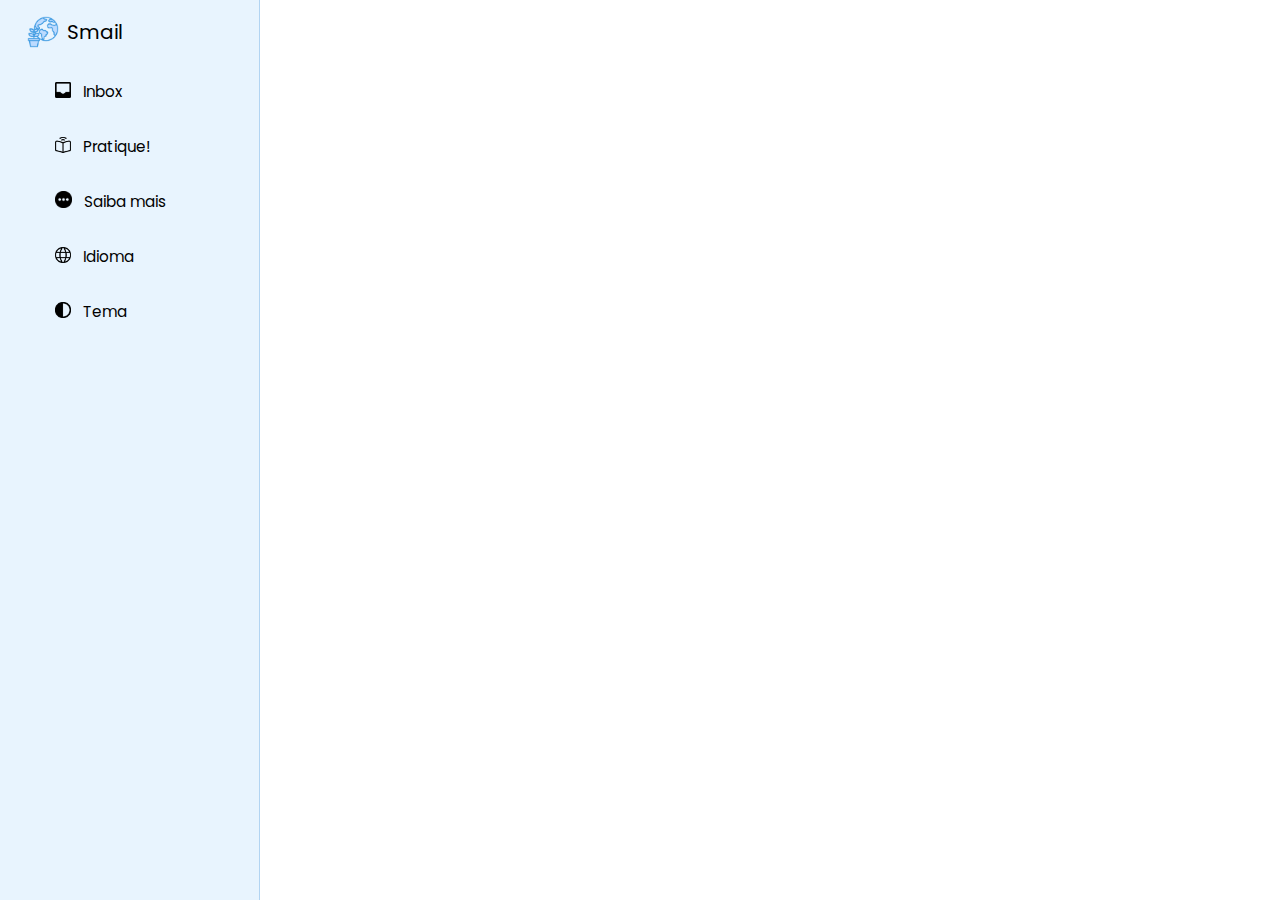
<file: pages/base.html>
<!DOCTYPE html>
<html lang="pt">

<head>
    <meta charset="UTF-8">
    <meta name="viewport" content="width=device-width, initial-scale=1">
    <title data-i18n="title">Desafio Identifique o Link!</title>
    <link rel="stylesheet" href="./css/style.css">
</head>

<body>
    <div class="app-container">
        <!-- Sidebar estilo Gmail -->
        <aside class="sidebar">
            <div class="logo">
                <img class="leaf" src="assets/leaf_icon.png" alt="">
                <span>Smail</span>
            </div>
            <nav class="menu">
                <a href="index.html">
                    <button class="menu-item active">
                        <span class="icon">
                            <img src="assets/inbox.png" alt="Inbox Icon" width="16" height="16">
                        </span>
                        <span class="item-menu" data-i18n="inbox">Inbox</span>
                    </button>
                </a>

                <a href="pratique.html">
                    <button class="menu-item">
                        <span class="icon">
                            <img src="assets/practice.png" alt="Pratique Icon" width="16" height="16">
                        </span>
                        <span class="item-menu" data-i18n="practice">Pratique!</span>
                    </button>
                </a>

                <a href="saiba.html">
                    <button class="menu-item">
                        <span class="icon">
                            <img src="assets/know_more.png" alt="Learn More Icon" width="17" height="17">
                        </span>
                        <span class="item-menu" data-i18n="learnMore">Saiba mais</span>
                    </button>
                </a>

                <button class="menu-item">
                    <span class="icon">
                        <img src="assets/language.png" alt="Idioma Icon" width="16" height="16">
                    </span>
                    <span class="item-menu" data-i18n="language">Idioma</span>
                </button>

                <button class="menu-item">
                    <span class="icon">
                        <img src="assets/dark_light_mode.png" alt="Tema Icon" width="16" height="16">
                    </span>
                    <span class="item-menu" data-i18n="theme">Tema</span>
                </button>
            </nav>
        </aside>

        
    </div>
    <script>
        function toggleSidebar() {
            const sidebar = document.querySelector('.sidebar');
            sidebar.classList.toggle('active');
        }
    </script>    
    <script src="./scripts/script.js"></script>
</body>
</html>
</file>
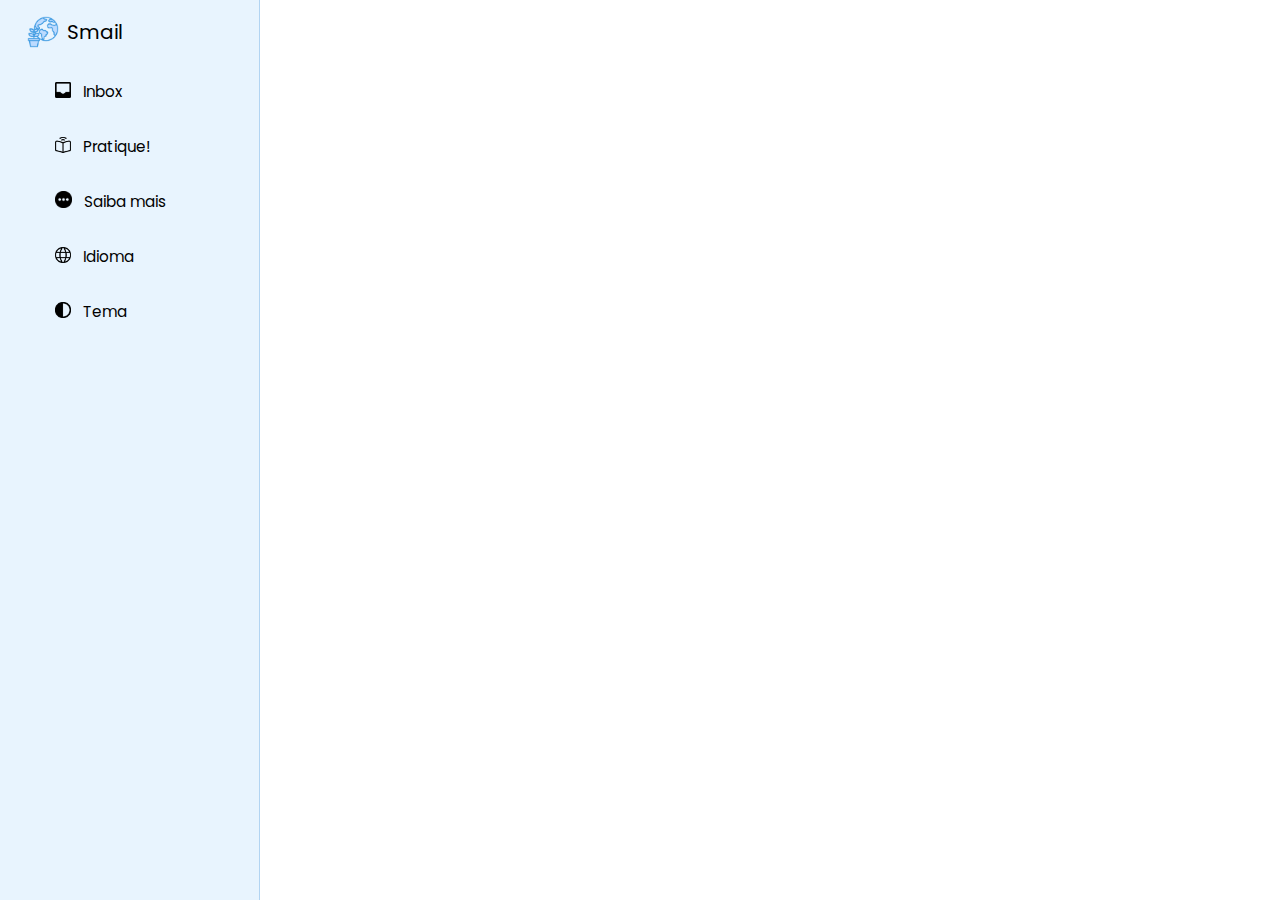
<file: pages/pratique.html>
<!DOCTYPE html>
<html lang="en">
<head>
    <meta charset="UTF-8">
    <meta name="viewport" content="width=device-width, initial-scale=1.0">
    <title>Smail | Quiz</title>
    <link rel="stylesheet" href="../sidebar.css">
</head>
<body>
    <div class="app-container">
        <!-- Sidebar estilo Gmail -->
        <aside class="sidebar">
            <div class="logo">
                <img class="leaf" src="../assets/leaf_icon.png" alt="">
                <span>Smail</span>
            </div>
            <nav class="menu">
                <button class="menu-item active">
                    <span class="icon">
                        <img src="../assets/inbox.png" alt="Inbox Icon" width="16" height="16">
                    </span>
                    <span class="item-menu" data-i18n="inbox">Inbox</span>
                </button>

                <a href="pratique.html">
                    <button class="menu-item">
                        <span class="icon">
                            <img src="../assets/practice.png" alt="Pratique Icon" width="16" height="16">
                        </span>
                        <span class="item-menu" data-i18n="practice">Pratique!</span>
                    </button>
                </a>

                <a href="saiba.html">
                    <button class="menu-item">
                        <span class="icon">
                            <img src="../assets/know_more.png" alt="Learn More Icon" width="17" height="17">
                        </span>
                        <span class="item-menu" data-i18n="learnMore">Saiba mais</span>
                    </button>
                </a>

                <button class="menu-item">
                    <span class="icon">
                        <img src="../assets/language.png" alt="Idioma Icon" width="16" height="16">
                    </span>
                    <span class="item-menu" data-i18n="language">Idioma</span>
                </button>

                <button class="menu-item">
                    <span class="icon">
                        <img src="../assets/dark_light_mode.png" alt="Tema Icon" width="16" height="16">
                    </span>
                    <span class="item-menu" data-i18n="theme">Tema</span>
                </button>
            </nav>
        </aside>
    </div>
</body>
</html>
</file>
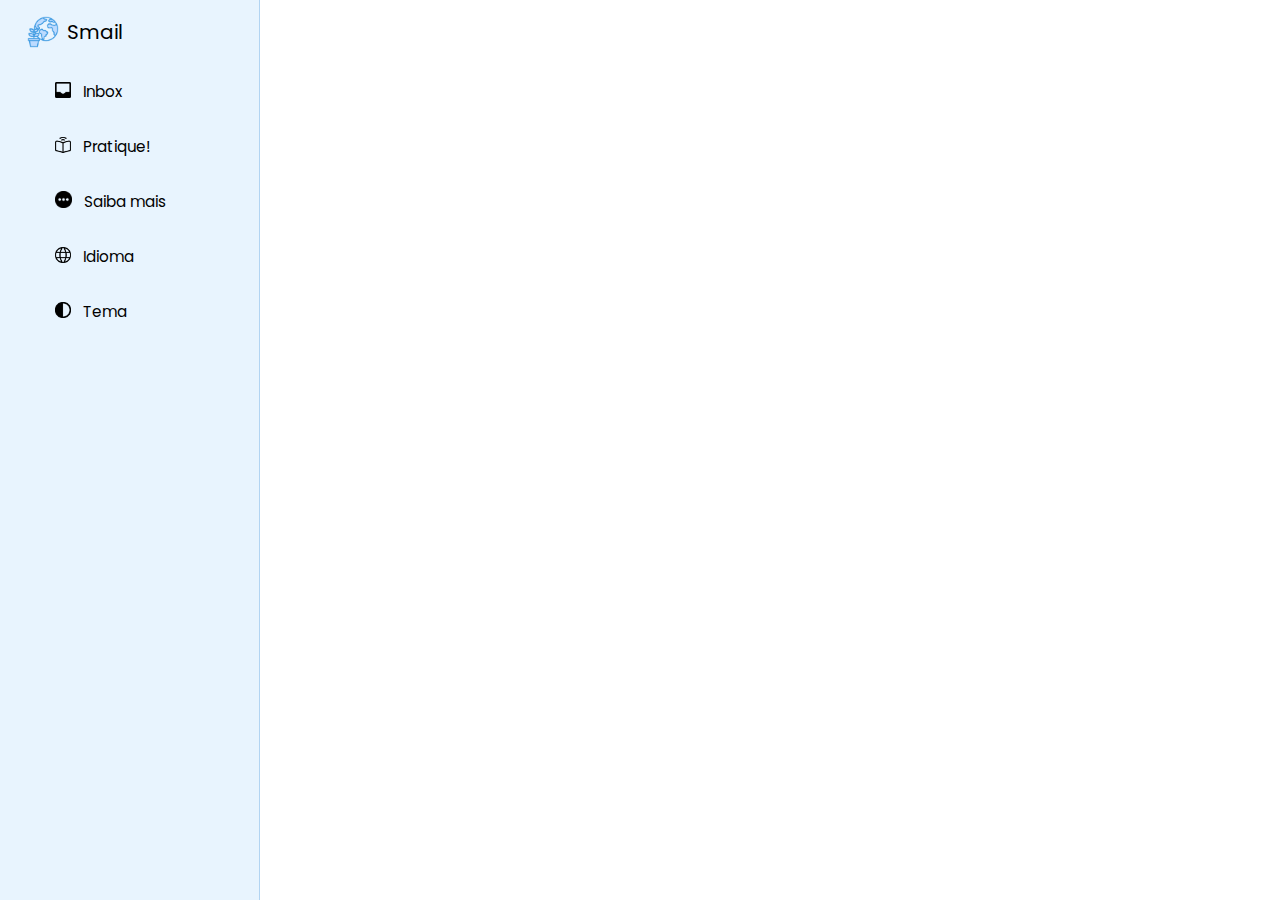
<file: pages/saiba.html>
<!DOCTYPE html>
<html lang="pt-br">

<head>
    <meta charset="UTF-8">
    <meta name="viewport" content="width=device-width, initial-scale=1">
    <title data-i18n="title">Smail | Saiba mais!</title>
    <link rel="stylesheet" href="./css/style.css">
</head>

<body>
    <div class="app-container">
        <button class="menu-toggle" onclick="document.querySelector('.sidebar').classList.toggle('open')">
            ☰
        </button>
        <!-- Sidebar estilo Gmail -->
        <aside class="sidebar">
            <div class="logo">
                <img class="leaf" src="assets/leaf_icon.png" alt="">
                <span>Smail</span>
            </div>
            <nav class="menu">
                <a href="index.html">
                    <button class="menu-item active">
                        <span class="icon">
                            <img src="assets/inbox.png" alt="Inbox Icon" width="16" height="16">
                        </span>
                        <span class="item-menu" data-i18n="inbox">Inbox</span>
                    </button>
                </a>

                <a href="pratique.html">
                    <button class="menu-item">
                        <span class="icon">
                            <img src="assets/practice.png" alt="Pratique Icon" width="16" height="16">
                        </span>
                        <span class="item-menu" data-i18n="practice">Pratique!</span>
                    </button>
                </a>

                <a href="saiba.html">
                    <button class="menu-item">
                        <span class="icon">
                            <img src="assets/know_more.png" alt="Learn More Icon" width="17" height="17">
                        </span>
                        <span class="item-menu" data-i18n="learnMore">Saiba mais</span>
                    </button>
                </a>

                <button class="menu-item">
                    <span class="icon">
                        <img src="assets/language.png" alt="Idioma Icon" width="16" height="16">
                    </span>
                    <span class="item-menu" data-i18n="language">Idioma</span>
                </button>

                <button class="menu-item">
                    <span class="icon">
                        <img src="assets/dark_light_mode.png" alt="Tema Icon" width="16" height="16">
                    </span>
                    <span class="item-menu" data-i18n="theme">Tema</span>
                </button>
            </nav>
        </aside>

        
    </div>
    <script>
        function toggleSidebar() {
            const sidebar = document.querySelector('.sidebar');
            sidebar.classList.toggle('active');
        }
    </script>    
    <script src="./scripts/script.js"></script>
</body>

</html>
</file>
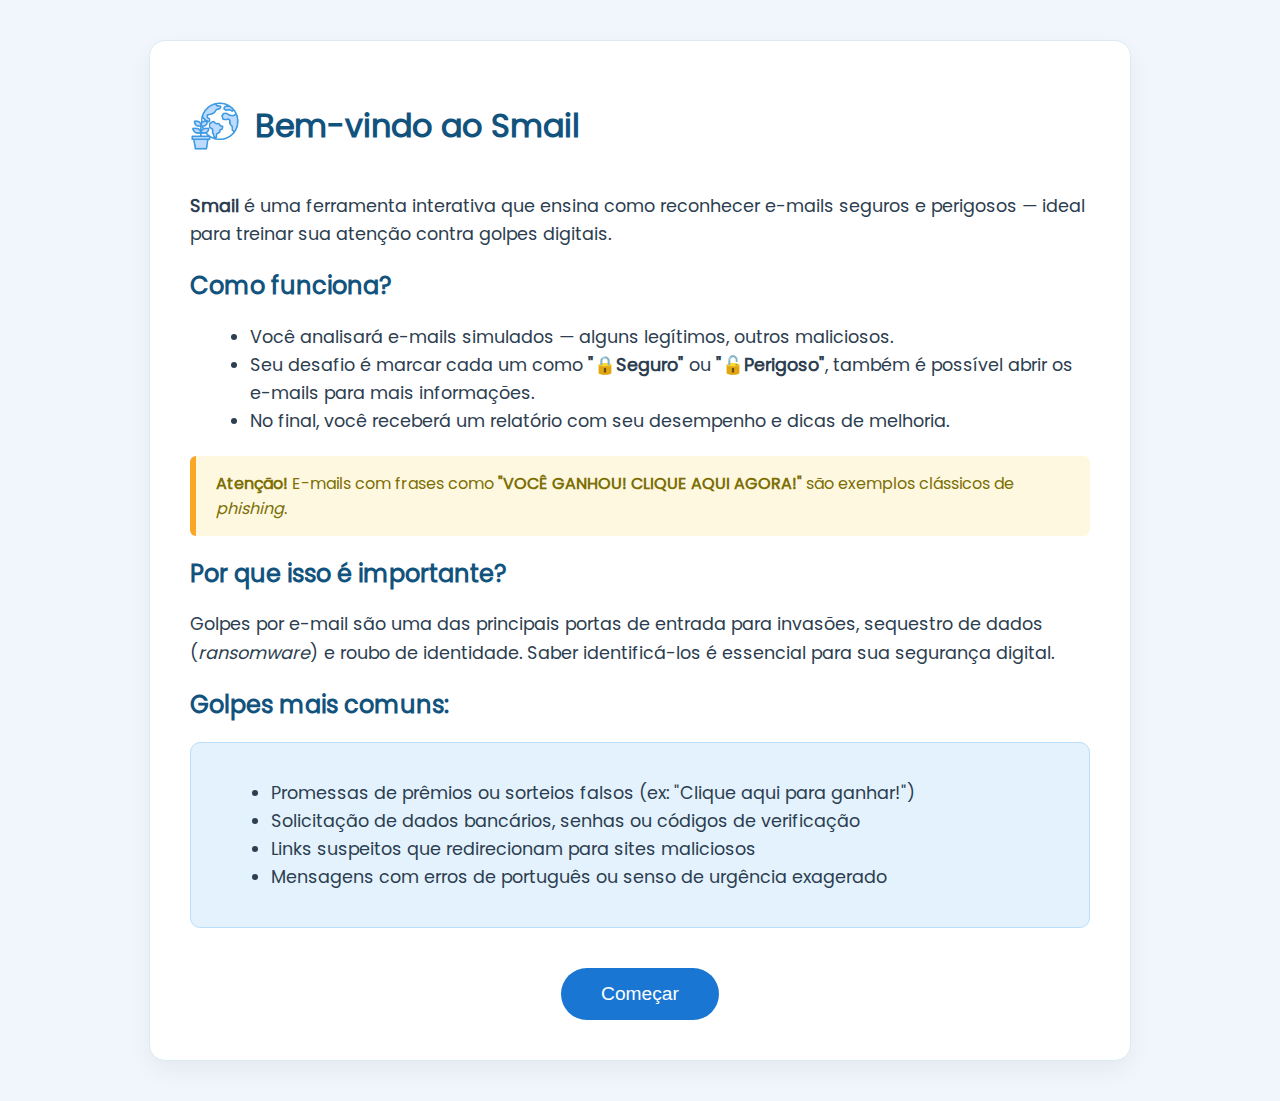
<file: pages/tutorial.html>
<!DOCTYPE html>
<html lang="pt-BR">

<head>
    <meta charset="UTF-8">
    <meta name="viewport" content="width=device-width, initial-scale=1.0">
    <title>Saiba Mais</title>
    <link rel="stylesheet" href="css/tutorial.css">
</head>

<body>
    <div class="container">
        <div class="header-logo">
            <img src="assets/leaf_icon.png" alt="Logo Smail">
            <h1>Bem-vindo ao Smail</h1>
        </div>

        <p><strong>Smail</strong> é uma ferramenta interativa que ensina como reconhecer e-mails seguros e perigosos — ideal para treinar sua atenção contra golpes digitais.</p>

        <h2>Como funciona?</h2>
        <ul>
            <li>Você analisará e-mails simulados — alguns legítimos, outros maliciosos.</li>
            <li>Seu desafio é marcar cada um como <strong>"🔒Seguro"</strong> ou <strong>"🔓Perigoso"</strong>, também é possível abrir os e-mails para mais informações.</li>
            <li>No final, você receberá um relatório com seu desempenho e dicas de melhoria.</li>
        </ul>

        <div class="alert">
            <strong>Atenção!</strong> E-mails com frases como <strong>"VOCÊ GANHOU! CLIQUE AQUI AGORA!"</strong> são exemplos clássicos de <em>phishing</em>.
        </div>

        <h2>Por que isso é importante?</h2>
        <p>Golpes por e-mail são uma das principais portas de entrada para invasões, sequestro de dados (<em>ransomware</em>) e roubo de identidade. Saber identificá-los é essencial para sua segurança digital.</p>

        <h2>Golpes mais comuns:</h2>
        <div class="examples">
            <ul>
                <li>Promessas de prêmios ou sorteios falsos (ex: "Clique aqui para ganhar!")</li>
                <li>Solicitação de dados bancários, senhas ou códigos de verificação</li>
                <li>Links suspeitos que redirecionam para sites maliciosos</li>
                <li>Mensagens com erros de português ou senso de urgência exagerado</li>
            </ul>
        </div>

        <div class="button-container">
            <a href="index.html">
                <button class="btn-start">Começar</button>
            </a>
        </div>
    </div>

    <script src="scripts/tutorial.js"></script>
</body>

</html>
</file>
<file: pages/css/style.css>
@font-face {
    font-family: 'Poppins';
    src: url(../assets/fonts/Poppins-Regular.ttf);
}

:root {
    --primary: #4CAF50;
    --light-bg: #FFFFFF;
    --white: #dcf0cd;
    --blue-line: #B2D4F2;
    --bar-back: #B2D4F2;
    --bar-fill: #0A79B8;
    --gray: #888888;
    --font-regular: 'Poppins', 'Arial', sans-serif;
}

* {
    box-sizing: border-box;
    margin: 0;
    padding: 0;
}

button {
    cursor: pointer;
}

body {
    font-family: var(--font-regular);
    background: var(--light-bg);
    color: #333;
}

.app-container {
    display: flex;
    height: 100vh;
    width: 100%;
    flex-direction: row;
}

/* Sidebar */
.sidebar {
    width: 260px;
    background: #E8F4FE;
    border-right: 1px solid var(--blue-line);
    display: flex;
    flex-direction: column;
}

.logo {
    display: flex;
    align-items: center;
    padding: 16px;
    gap: 8px;
}

.logo span {
    font-size: 1.25rem;
    color: #000;
}

.menu {
    display: flex;
    flex-direction: column;
}

.menu-item {
    background: none;
    border: none;
    padding: 16px 55px 16px;
    display: flex;
    align-items: center;
    gap: 12px;
    font-size: 0.95rem;
    transition: background 0.2s;
}

.item-menu {
    font-family: var(--font-regular);
}

.menu-item .icon {
    font-size: 1.25rem;
}

/* Main Content */
.main-content {
    flex: 1;
    display: flex;
    flex-direction: column;
}

.topbar {
    margin-bottom: 3px;
    padding: 32px;
    border-bottom: 1px solid var(--blue-line);
}

.topbar input[type="search"] {
    width: 100%;
    padding: 8px 12px;
    border: 1px solid var(--blue-line);
    border-radius: 16px;
    font-size: 1rem;
}

.email-list {
    flex: 1;
    overflow-y: auto;
    padding: 0 16px 16px;
}

.email-item {
    display: flex;
    align-items: center;
    justify-content: space-between;
    padding: 19px 8px;
    border-bottom: 1px solid var(--blue-line);
    flex-wrap: wrap;
}

.email-item .info {
    display: flex;
    flex-direction: column;
    /* empilha título e snippet */
    align-items: flex-start;
    gap: 4px;
}

.email-item .title {
    width: 335px;
    font-weight: bold;
    flex-shrink: 0;
    white-space: nowrap;
    overflow: hidden;
    text-overflow: ellipsis;
}

.email-item .info .title {
    font-weight: bold;
    margin-bottom: 4px;
}

.email-item .snippet {
    flex: 1;
    white-space: nowrap;
    overflow: hidden;
    text-overflow: ellipsis;
    color: #555;
}

.email-item .actions {
    display: flex;
    align-items: center;
    gap: 12px;
    flex-wrap: wrap;
    /* permite quebrar linha */
    margin-left: auto;
    max-width: 100%;
}

.email-item .actions button {
    background: none;
    border: none;
    font-size: 1.2rem;
}

.email-item .actions .green-btn {
    color: var(--primary);
}

.email-item .actions .red-btn {
    color: #F44336;
}

.email-item .time {
    font-size: 0.85rem;
    color: var(--gray);
    margin-left: 16px;
    min-width: 80px;
    text-align: right;
}

/* Footer / Carbon Meter */
.footer {
    padding: 16px;
    border-top: 1px solid var(--blue-line);
    display: flex;
    align-items: center;
    justify-content: space-between;
    flex-wrap: wrap;
}

.carbon-meter {
    display: flex;
    align-items: center;
    position: relative;
    height: 16px;
    width: 280px;
    margin-bottom: 0.5%;
    background: var(--bar-back);
    border-radius: 8px;
    overflow: hidden;
}

.meter-fill {
    background: var(--bar-fill);
    width: 0%;
    height: 100%;
    border-radius: 8px;
    transition: width 0.5s ease;
}

.leaf {
    width: 32px;
    height: 32px;
    margin-left: 5%;
}

.barra {
    flex-direction: row;
    display: flex;
    align-items: center;
    justify-content: end;
}

a {
    text-decoration: none;
}

/* Pop-up malicioso */
.popup {
    width: 200px;
    height: 200px;
    position: fixed;
    top: 50%;
    left: 50%;
    transform: translate(-20%, -20%);
    background-color: rgba(255, 0, 0, 0.8);
    z-index: 9999;
    text-align: center;
    animation: pulse 1s infinite;
}

.popup img {
    width: 100%;
    height: 100%;
    object-fit: cover;
}

@keyframes pulse {
    0% {
        transform: scale(1);
    }

    50% {
        transform: scale(1.08);
    }

    100% {
        transform: scale(1);
    }
}

.restart-button {
    display: flex;
    padding: 10px 55px;
    border-radius: 8px;
    border-width: 2px;
    border-color: #052E45;
    font-size: 14px;
    font-family: (var(--font-regular));
    z-index: 999;
}

.restart-button:hover {
    background-color: #c6e6fe;
}

.email-detail {
    background: #fff;
    padding: 20px;
    margin-top: 20px;
    border: 1px solid #ccc;
    border-radius: 8px;
}

.email-detail .close-btn {
    float: right;
    font-weight: bold;
    background: none;
    border: none;
    font-size: 18px;
}

.opts-quiz {
    margin-top: 10px;
    display: flex;
    flex-direction: column;
}

.modal-content>button,
.actions>button,
.opts-quiz>button {
    margin-top: 5px;
    margin-bottom: 5px;

    padding: 5px;

    border-width: 1px;
    border-color: #052E45;
    border-radius: 8px;

    font-size: 14px;
    font-family: var(--font-regular);
}

.opts-quiz>button:hover {
    background-color: #c6e6fe;
}

.menu-toggle {
    display: none;
    position: fixed;
    top: 12px;
    left: 12px;
    z-index: 1100;
    background: #87c3e5;
    color: white;
    border: none;
    padding: 6px 10px;
    border-radius: 6px;
    font-size: 18px;
    cursor: pointer;
}


/* Responsividade */
@media (max-width: 768px) {
    .app-container {
        flex-direction: column;
    }

    .menu-item {
        padding: 12px 20px;
    }

    .main-content {
        padding: 0 10px;
    }

    .email-item {
        flex-direction: column;
        align-items: flex-start;
    }

    .email-item .title {
        width: 100%;
    }

    .email-item .time {
        margin-left: 0;
        text-align: left;
        margin-top: 8px;
    }

    .popup {
        width: 150px;
        height: 150px;
    }

    .footer {
        flex-direction: column;
        gap: 12px;
    }
}

@media (max-width: 768px) {
    .email-item {
        flex-direction: column;
        align-items: flex-start;
    }

    .email-item .info {
        flex-direction: column;
        align-items: flex-start;
        width: 100%;
    }

    .email-item .title {
        width: 100%;
    }

    .email-item .snippet {
        width: 100%;
    }

    .email-item .actions {
        margin: 0;
        flex-wrap: wrap;
        justify-content: flex-start;
        gap: 8px;
    }

    .email-item .time {
        margin: 0;
        margin-left: auto;
    }

    /* envolve ações e hora num contêiner para alinhar lado a lado */
    .email-item .bottom-row {
        display: flex;
        justify-content: space-between;
        align-items: center;
        width: 100%;
        margin-top: 8px;
    }

    .topbar input[type="search"] {
        display: none;
    }

    .app-container {
        flex-direction: column;
    }

    .sidebar {
        position: fixed;
        top: 0;
        left: 0;
        width: 220px;
        height: 100vh;
        transform: translateX(-100%);
        transition: transform 0.3s ease;
        z-index: 1000;
    }

    .sidebar.open {
        transform: translateX(0);
    }

    .sidebar .logo {
        display: flex;
        align-items: center;
        justify-content: center;
        gap: 10px;
        font-size: 1.4rem;
    }

    .sidebar .logo img {
        width: 36px;
        height: 36px;
    }

    .menu-toggle {
        display: block;
    }
}

.modal-content>button:hover,
.actions>button:hover,
.opts-quiz>button:hover {
    background-color: #c6e6fe;
}

.email-detail {
    padding: 24px;
    font-family: Arial, sans-serif;
    max-width: 800px;
    margin: auto;
}

.email-header {
    display: flex;
    align-items: center;
    justify-content: space-between;
}

.back-icon {
    font-size: 18px;
    margin-right: 10px;
    cursor: pointer;
}

.email-info {
    flex-grow: 1;
}

.email-info strong {
    display: block;
    /* // font-size: 16px; */
    color: #000;
}

.email-from {
    color: #555;
    /* // font-size: 14px; */
}

.email-time {
    font-size: 14px;
    color: #666;
    margin-right: 2%;
}

hr {
    border: none;
    border-top: 1px solid #bcd9f5;
    margin: 16px 0;
}

.email-body {
    margin-left: 33px;
    margin-right: 8%;
    /* // font-size: 14px; */
    color: #222;
    line-height: 1.6;
    margin-bottom: 20px;
}

.email-actions {
    display: flex;
    gap: 20px;
}

.email-actions button {
    display: flex;
    align-items: center;
    gap: 8px;
    border: none;
    padding: 8px 14px;
    border-radius: 5px;
    font-size: 14px;
    cursor: pointer;
}

.btn-yes {
    /* // background-color: #4CAF50; */
    color: black;
}

.btn-no {
    /* // background-color: #F44336; */
    color: black;
}

.back-icon {
    width: 24px;
    height: 24px;
    margin-right: 10px;
    cursor: pointer;
    object-fit: contain;
    /* garante que a imagem mantenha proporção */
    display: inline-block;
    vertical-align: middle;
}

.modal {
    position: fixed;
    top: 0;
    left: 0;
    right: 0;
    bottom: 0;
    background: rgba(0, 0, 0, 0.5);
    display: flex;
    justify-content: center;
    align-items: center;
    z-index: 1000;
    /* para ficar acima de tudo */
}

.modal .modal-content {
    background: #fff;
    padding: 20px;
    border-radius: 8px;
    max-width: 90%;
    box-shadow: 0 4px 12px rgba(0, 0, 0, 0.15);
}

.menu-item .item-menu {
    display: inline-block;
}
</file>
<file: sidebar.css>
@font-face {
    font-family: 'Poppins';
    src: url(assets/fonts/Poppins-Regular.ttf);
}

:root {
    --primary: #4CAF50;
    --light-bg: #FFFFFF;
    --white: #dcf0cd;
    --blue-line: #B2D4F2;
    --bar-back: #B2D4F2;
    --bar-fill: #0A79B8;
    --gray: #888888;
    --font-regular: 'Poppins', 'Arial', sans-serif;
}

* {
    box-sizing: border-box;
    margin: 0;
    padding: 0;
}

body {
    font-family: var(--font-regular);
    background: var(--light-bg);
    color: #333;
}

.app-container {
    display: flex;
    height: 100vh;
}

/* Sidebar */
.sidebar {
    width: 260px;
    background: #E8F4FE;
    border-right: 1px solid var(--blue-line);
    display: flex;
    flex-direction: column;
}

.logo {
    display: flex;
    align-items: center;
    padding: 16px;
    gap: 8px;
}

.logo span {
    font-size: 1.25rem;
    /* font-weight: bold; */
    color: #000;
}

.menu {
    display: flex;
    flex-direction: column;
}

.menu-item {
    background: none;
    border: none;
    padding: 16px 55px 16px;
    display: flex;
    align-items: center;
    gap: 12px;
    font-size: 0.95rem;
    cursor: pointer;
    transition: background 0.2s;
}

.item-menu {
    font-family: var(--font-regular);
}

.menu-item .icon {
    font-size: 1.25rem;
}

.leaf {
    width: 32px;
    height: 32px;
    margin-left: 5%;
}

a {
    text-decoration: none;
}
</file>
<file: pages/css/tutorial.css>
@font-face {
    font-family: 'Poppins';
    src: url(../assets/fonts/Poppins-Regular.ttf);
}

:root {
    --font-regular: 'Poppins', 'Arial', sans-serif;
}

body {
    margin: 0;
    font-family: var(--font-regular);
    background-color: #f0f6fb;
    /* Azul muito claro */
    color: #1b3a4b;
}

.container {
    max-width: 900px;
    margin: 40px auto;
    background: #ffffff;
    padding: 40px;
    border-radius: 16px;
    box-shadow: 0 10px 25px rgba(0, 0, 0, 0.05);
    border: 1px solid #dbeaf2;
}

h1,
h2 {
    color: #12537e;
}

p,
li {
    font-size: 1.1em;
    line-height: 1.6;
    color: #2c3e50;
}

ul {
    margin-left: 20px;
}

.alert {
    background-color: #fff8e1;
    padding: 15px 20px;
    border-left: 6px solid #f9a825;
    border-radius: 6px;
    margin: 20px 0;
    color: #7c6f04;
}

.examples {
    background: #e3f2fd;
    padding: 20px;
    border-radius: 10px;
    margin-top: 20px;
    border: 1px solid #bbdefb;
}

.button-container {
    text-align: center;
    margin-top: 40px;
}

.btn-start {
    background-color: #1976d2;
    color: white;
    padding: 15px 40px;
    border: none;
    border-radius: 30px;
    font-size: 1.2em;
    cursor: pointer;
    transition: background-color 0.3s ease, transform 0.2s ease;
}

.btn-start:hover {
    background-color: #1565c0;
    transform: scale(1.05);
}

.header-logo {
    display: flex;
    align-items: center;
    gap: 15px;
    margin-bottom: 20px;
}

.header-logo img {
    height: 50px;
    width: auto;
}

@media (max-width: 600px) {
    .container {
        padding: 20px;
    }

    .btn-start {
        width: 100%;
    }
}
</file>
